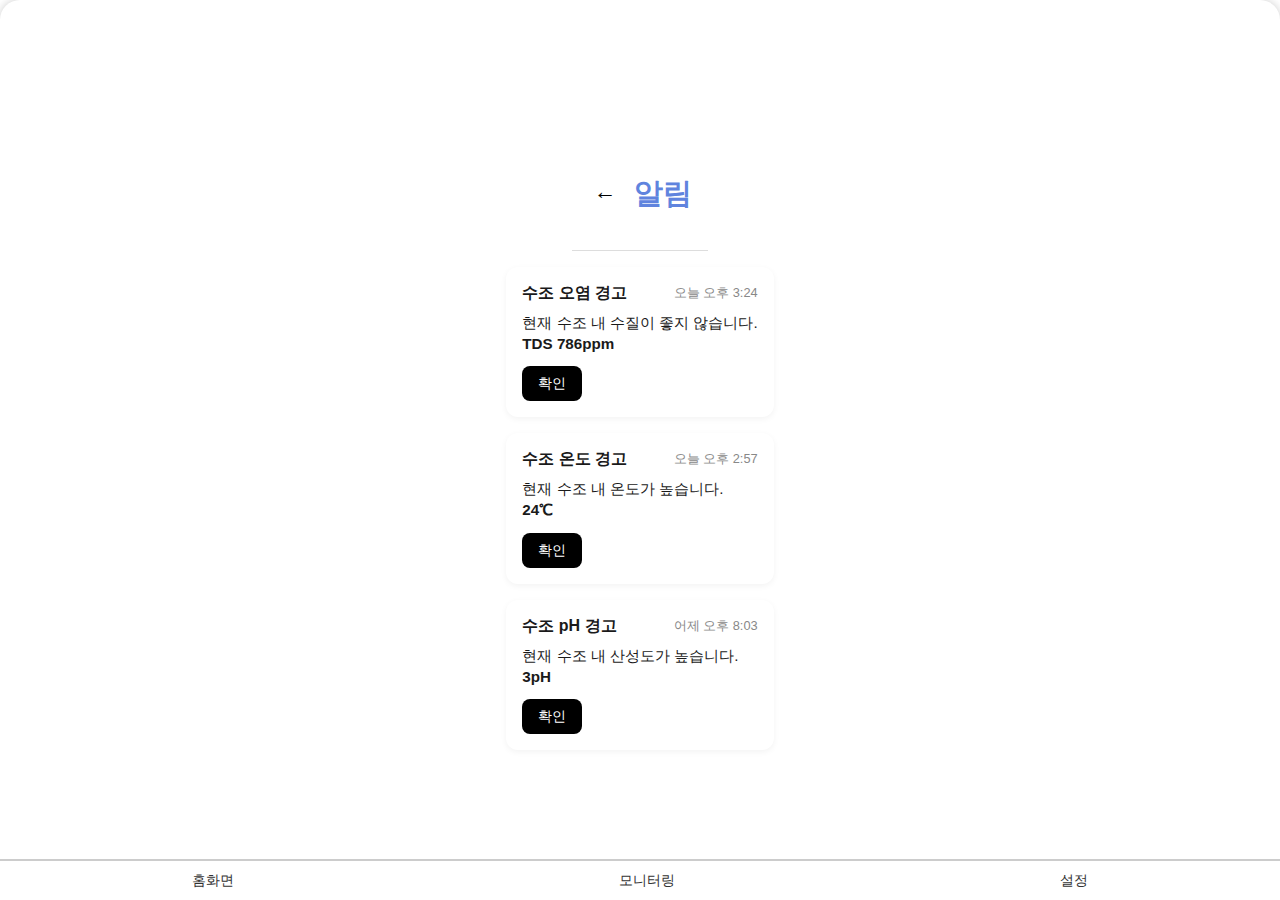
<file: alert.html>
<!DOCTYPE html>
<html lang="ko">
<head>
  <meta charset="UTF-8" />
  <meta name="viewport" content="width=device-width, initial-scale=1.0"/>
  <title>알림</title>
  <link rel="stylesheet" href="style.css"/>
</head>
<body class="screen">

  <!-- 상단 헤더 -->
  <header class="top-bar">
    <button class="back-btn" onclick="window.history.back()">←</button>
    <h2>알림</h2>
  </header>

  <!-- 알림 리스트 -->
  <main class="alert-list">
    <section class="alert-card">
      <div class="alert-header">
        <strong>수조 오염 경고</strong>
        <span>오늘 오후 3:24</span>
      </div>
      <p>현재 수조 내 수질이 좋지 않습니다.<br><strong>TDS 786ppm</strong></p>
      <button class="check-btn">확인</button>
    </section>

    <section class="alert-card">
      <div class="alert-header">
        <strong>수조 온도 경고</strong>
        <span>오늘 오후 2:57</span>
      </div>
      <p>현재 수조 내 온도가 높습니다.<br><strong>24℃</strong></p>
      <button class="check-btn">확인</button>
    </section>

    <section class="alert-card">
      <div class="alert-header">
        <strong>수조 pH 경고</strong>
        <span>어제 오후 8:03</span>
      </div>
      <p>현재 수조 내 산성도가 높습니다.<br><strong>3pH</strong></p>
      <button class="check-btn">확인</button>
    </section>
  </main>

<footer class="bottom-nav">
  <nav>
    <ul style="display: flex; justify-content: space-around; list-style: none; padding: 10px 0; margin: 0; border-top: 1px solid #ccc;">
      <li><a href="home.html">홈화면</a></li>
      <li><a href="mor.html">모니터링</a></li>
      <li><a href="setting.html">설정</a></li>
    </ul>
  </nav>
</footer>

</body>
</html>
</file>
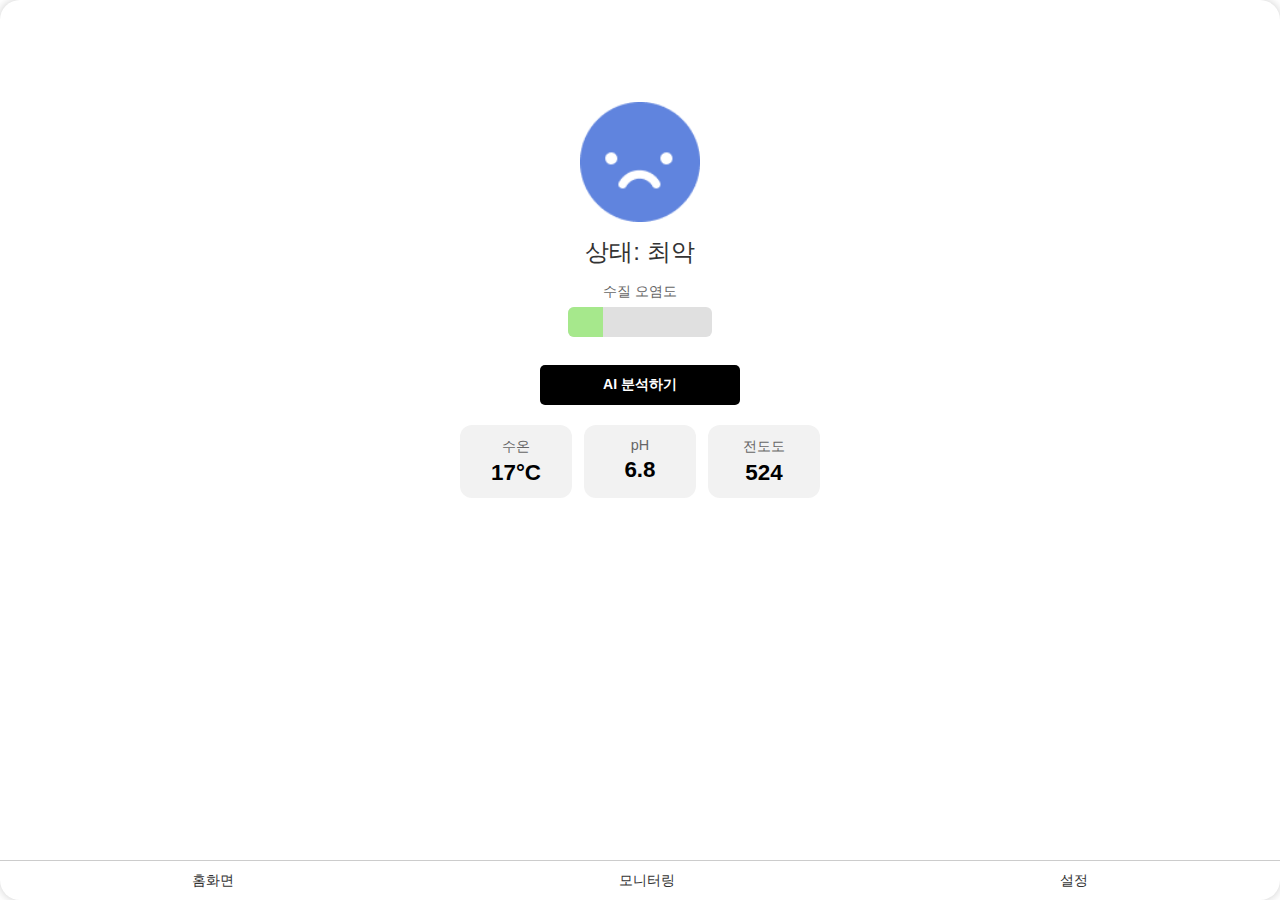
<file: home.html>
<!DOCTYPE html>
<html lang="ko">
<head>
  <meta charset="UTF-8">
  <title>아쿠아 로그 - 홈</title>
  <meta name="viewport" content="width=device-width, initial-scale=1.0">
  <link rel="stylesheet" href="style.css">

  <style>
    .emoji-container {
      text-align: center;
      margin-top: 50px;
    }
    .emoji-container img {
      width: 120px;
      height: auto;
    }
    .status-label {
      font-size: 1.5rem;
      margin-top: 10px;
      color: #333;
    }
  </style>
</head>

<body class="screen">
  <main class="status-section">
    <div class="emoji-container">
      <img id="emojiImage" src="good.png" alt="상태 이모지" />
    <div class="status-label" id="statusLabel">상태: 좋음</div>

  </div>
    <p class="status-bar-label">수질 오염도</p>
    <div class="status-bar">
      <div class="status-fill" style="width: 24%;"></div>
    </div>
    <a href="aiAna.html">
      <button class="analyze-btn" >AI 분석하기</button>
    </a>

    <div class="water-data">
      <div class="data-card">수온<br><strong>17°C</strong></div>
      <div class="data-card">pH<br><strong>6.8</strong></div>
      <div class="data-card">전도도<br><strong>524</strong></div>
    </div>
  </main>

    <script>
    function updateStatus(status) {
      const emojiMap = {
        good: {
          src: "good.png",
          label: "상태: 좋음",
        },
        warning: {
          src: "warning.png",
          label: "상태: 주의",
        },
        bad: {
          src: "bad.png",
          label: "상태: 최악",
        }
      };

      const emojiImg = document.getElementById("emojiImage");
      const statusLabel = document.getElementById("statusLabel");

      if (emojiMap[status]) {
        emojiImg.src = emojiMap[status].src;
        statusLabel.textContent = emojiMap[status].label;
      } else {
        emojiImg.src = "emoji-warning.png";
        statusLabel.textContent = "상태: 알 수 없음";
      }
    }
    updateStatus("bad");  // 일단 표정 바뀌는 건 확인됨
  </script>

  <footer>
  <nav>
    <ul style="display: flex; justify-content: space-around; list-style: none; padding: 10px 0; margin: 0; border-top: 1px solid #ccc;">
      <li><a href="home.html">홈화면</a></li>
      <li><a href="mor.html">모니터링</a></li>
      <li><a href="setting.html">설정</a></li>
    </ul>
  </nav>
</footer>
</file>
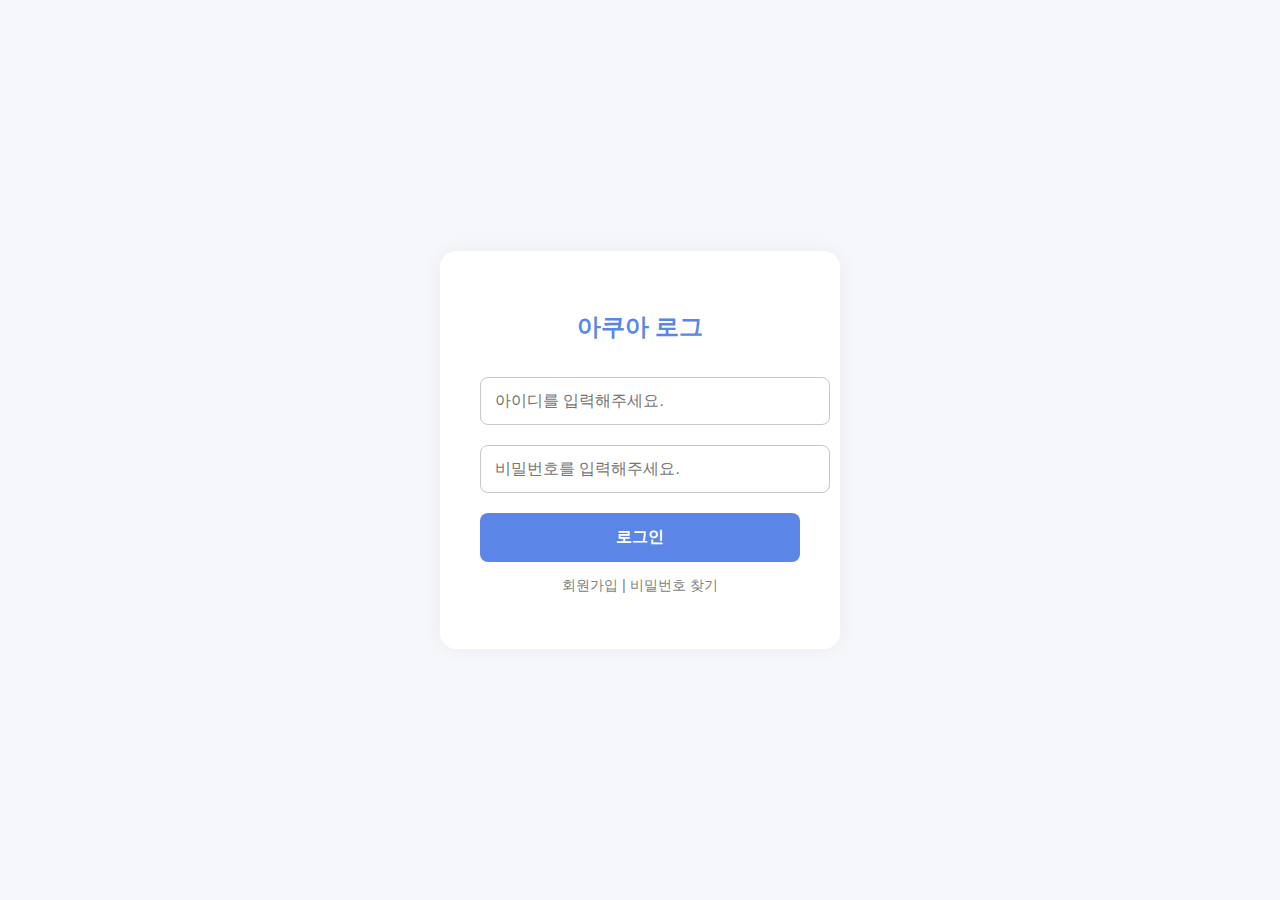
<file: login.html>
<!DOCTYPE html>
<html lang="ko">
<head>
  <meta charset="UTF-8" />
  <title>아쿠아 로그 - 로그인</title>
  <meta name="viewport" content="width=device-width, initial-scale=1.0" />
  <link rel="stylesheet" href="style.css" />
</head>
<body class="login-screen">
  <div class="login-container">
    <h2>아쿠아 로그</h2>
    <form id="loginForm">
      <input type="text" id="username" placeholder="아이디를 입력해주세요." required />
      <input type="password" id="password" placeholder="비밀번호를 입력해주세요." required />
      <button type="submit">로그인</button>
    </form>

    <!-- 링크 영역 -->
    <div class="links">
      <a href="signup.html">회원가입</a> | <a href="#">비밀번호 찾기</a>
    </div>

    <p id="loginStatus"></p>
  </div>

  <script src="login.js"></script>
</body>
</html>
</file>
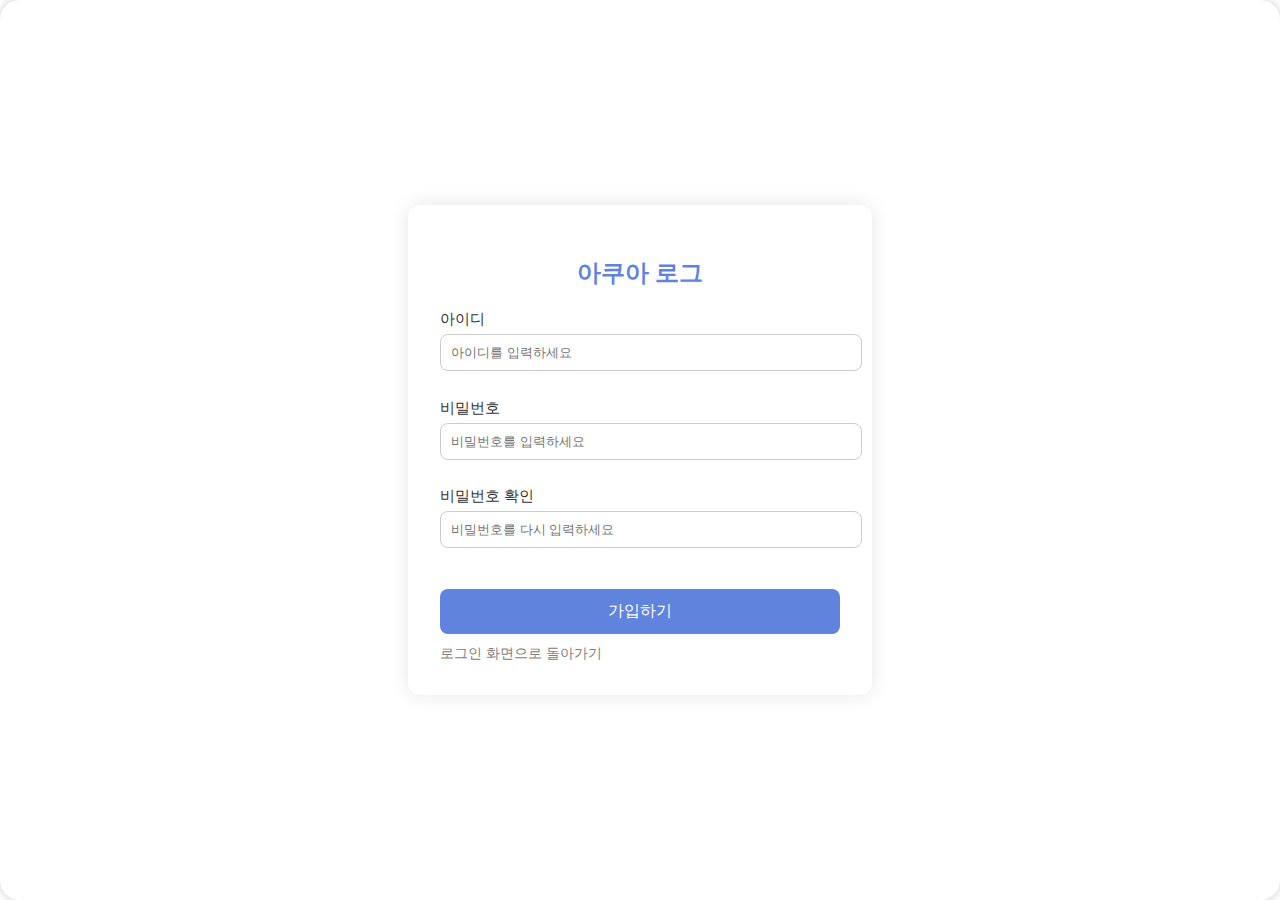
<file: signup.html>
<!DOCTYPE html>
<html lang="ko">
<head>
  <meta charset="UTF-8" />
  <title>회원가입 | 아쿠아 로그</title>
  <meta name="viewport" content="width=device-width, initial-scale=1.0" />
  <link rel="stylesheet" href="style.css" />
  <script defer src="login.js"></script>
</head>
<body class="screen">
  <div class="form-box">
    <h2>아쿠아 로그</h2>

    <form id="signupForm">
      <label for="username">아이디</label>
      <input type="text" id="username" placeholder="아이디를 입력하세요" required />
      <p class="error-message" id="usernameError"></p>

      <label for="password">비밀번호</label>
      <input type="password" id="password" placeholder="비밀번호를 입력하세요" required />
      <p class="error-message" id="passwordError"></p>

      <label for="confirm">비밀번호 확인</label>
      <input type="password" id="confirm" placeholder="비밀번호를 다시 입력하세요" required />
      <p class="error-message" id="confirmError"></p>

      <button type="submit" class="primary-button">가입하기</button>
    </form>

    <div class="link-box">
      <a href="login.html">로그인 화면으로 돌아가기</a>
    </div>
  </div>
</body>
</html>
</file>
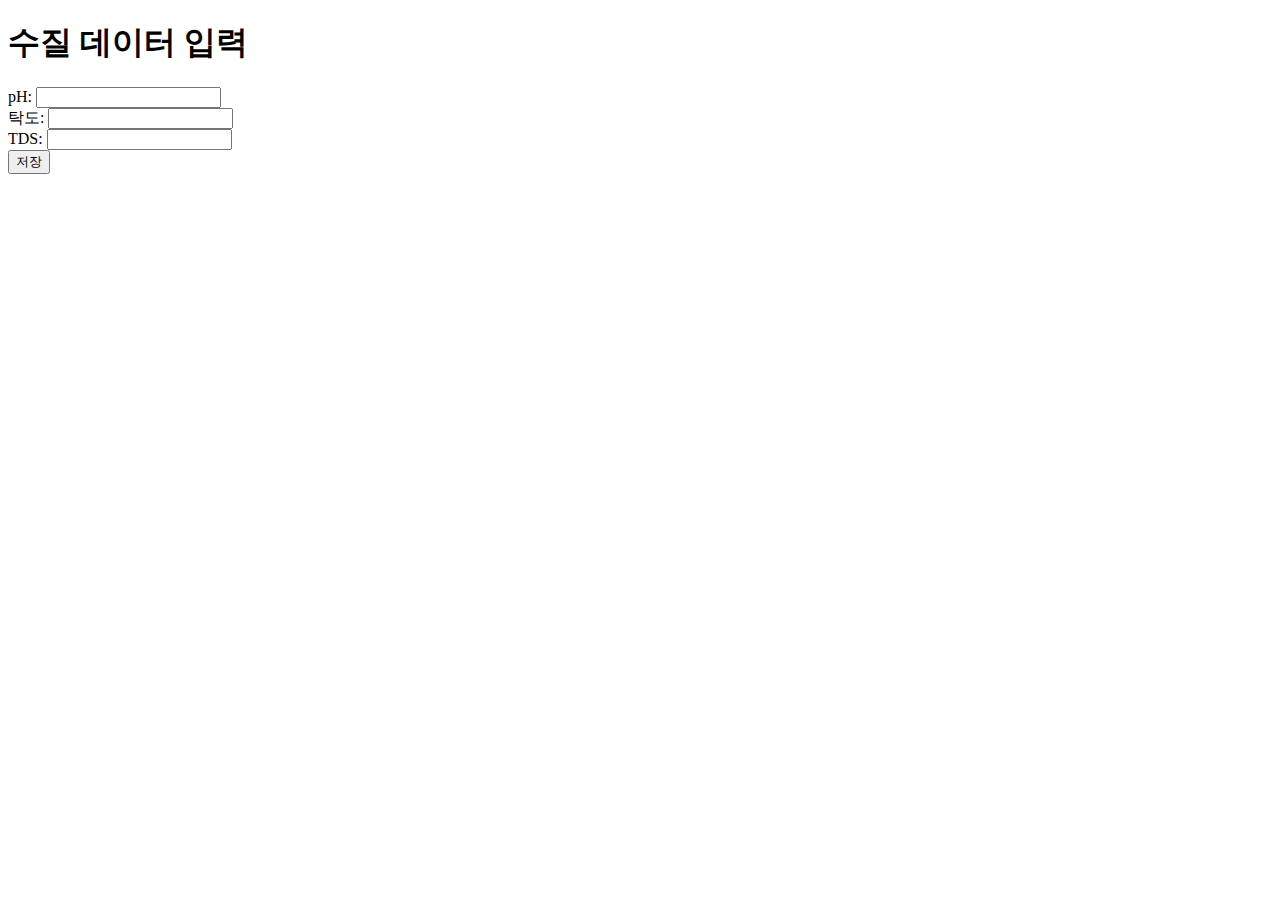
<file: TestInput.html>
<!DOCTYPE html>
<html lang="ko">
<head>
  <meta charset="UTF-8" />
  <title>값 입력하기</title>
</head>
<body>
  <h1>수질 데이터 입력</h1>
  <label>pH: <input type="number" id="ph" /></label><br />
  <label>탁도: <input type="number" id="turbidity" /></label><br />
  <label>TDS: <input type="number" id="tds" /></label><br />
  <button onclick="saveValues()">저장</button>

  <script src="script.js"></script>
</body>
</html>
</file>
<file: style.css>
/*인트로*/

@keyframes fadeIn {
  from { opacity: 0; transform: translateY(20px); }
  to { opacity: 1; transform: translateY(0); }
}

@keyframes fadeOut {
  from { opacity: 1; }
  to { opacity: 0; }
}

.fade-in {
  opacity: 0;
  animation: fadeIn 1.2s ease-out forwards;
  animation-delay: 0.2s;
}

.fade-out {
  animation: fadeOut 1s ease-out forwards;
}

/* 로그인 */

:root {
  --main-blue: #6084DE;
  --light-gray: #C7C7C7;
  --dark-gray: #808080;
  --deep-gray: #252525;
  --alert-red: #EF7272;
}

body {
  margin: 0;
  font-family: 'Segoe UI', sans-serif;
  background-color: white;
}

.intro-screen {
  background-color: var(--main-blue);
  color: white;
  display: flex;
  justify-content: center;
  align-items: center;
  height: 100vh;
}

.center-box {
  text-align: center;
}

.center-box h1 {
  font-size: 2rem;
  margin-bottom: 0.5rem;
}

.center-box p {
  margin-bottom: 2rem;
}

.center-box button {
  padding: 12px 24px;
  font-size: 1rem;
  background: white;
  color: var(--main-blue);
  border: none;
  border-radius: 8px;
  font-weight: bold;
  cursor: pointer;
}

.login-screen {
  display: flex;
  justify-content: center;
  align-items: center;
  height: 100vh;
  background-color: #F5F7FB;
}

.login-container {
  background: white;
  padding: 40px;
  width: 320px;
  box-shadow: 0 0 20px rgba(0,0,0,0.05);
  border-radius: 16px;
  text-align: center;
}

.login-container h2 {
  color: var(--main-blue);
  margin-bottom: 24px;
}

.login-container input {
  width: 100%;
  margin: 10px 0;
  padding: 14px;
  border: 1px solid #c7c7c7;
  border-radius: 8px;
  font-size: 1rem;
}

.login-container button {
  width: 100%;
  padding: 14px;
  background-color: var(--main-blue);
  color: white;
  border: none;
  border-radius: 8px;
  font-weight: bold;
  font-size: 1rem;
  cursor: pointer;
  margin-top: 10px;
}

.links {
  margin-top: 14px;
  font-size: 0.9rem;
  color: var(--dark-gray);
}

.links a {
  text-decoration: none;
  color: var(--dark-gray);
}

#loginStatus {
  margin-top: 10px;
  font-size: 0.85rem;
  color: var(--alert-red);
}

/* 회원가입 */

body.signup-screen {
  background-color: #f7f9fc;
  display: flex;
  justify-content: center;
  align-items: center;
  height: 100vh;
  font-family: sans-serif;
}

.form-box {
  background: white;
  padding: 32px;
  border-radius: 12px;
  width: 90%;
  max-width: 400px;
  box-shadow: 0 0 20px rgba(0,0,0,0.1);
}

h2 {
  text-align: center;
  color: #6084DE;
  margin-bottom: 20px;
}

label {
  display: block;
  margin-top: 10px;
  font-size: 0.95rem;
  color: #333;
}

input {
  width: 100%;
  padding: 10px;
  margin-top: 4px;
  border: 1px solid #ccc;
  border-radius: 8px;
}

input:focus {
  border-color: #6084DE;
  outline: none;
}

.error-message {
  font-size: 0.8rem;
  color: #EF7272;
  height: 1em;
  margin: 4px 0;
}

.primary-button {
  margin-top: 20px;
  width: 100%;
  padding: 12px;
  background-color: #6084DE;
  color: white;
  border: none;
  border-radius: 8px;
  font-size: 1rem;
  cursor: pointer;
}

.primary-button:hover {
  background-color: #4f6cc3;
}

.link-box {
  margin-top: 10px;
  font-size: 0.9rem;
  color: var(--dark-gray);
}

.link-box a {
  text-decoration: none;
  color: var(--dark-gray);
  text-align: center;
}

/* 홈화면 */
:root {
  --main-blue: #5b85e6;
  --main-black: #1a1a1a;
  --soft-gray: #f2f2f2;
  --light-gray: #e0e0e0;
  --text-gray: #666;
  --green-bar: #a6e88c;
  --emoji-size: 120px;
  --card-radius: 12px;
  --font-bold: 700;
}

body.screen {
  margin: 0;
  font-family: 'Segoe UI', sans-serif;
  background-color: white;
  color: var(--main-black);
  display: flex;
  justify-content: center;
  align-items: center;
  flex-direction: column;
  min-height: 100vh;
}

.screen {
  background-color: white;
  border-radius: 20px;
  box-shadow: 0 0 10px rgba(0,0,0,0.2);
  display: flex;
  flex-direction: column;
  justify-content: space-between;
  padding: 20px 16px;
  box-sizing: border-box;
  overflow: hidden;
  font-family: sans-serif;
}

.status-section {
  flex: 1;
  display: flex;
  flex-direction: column;
  align-items: center;
  padding: 32px 16px 100px;
  text-align: center;
}

.status-section h1 {
  font-size: 1.4rem;
  font-weight: var(--font-bold);
  margin-bottom: 24px;
}

.analyze-btn {
  background-color: #000;
  color: white;
  font-weight: var(--font-bold);
  padding: 12px 24px;
  font-size: 1rem;
  border: none;
  border-radius: 8px;
  margin-bottom: 36px;
  cursor: pointer;
}

.status-emoji {
  width: var(--emoji-size);
  height: var(--emoji-size);
  background-color: var(--main-blue);
  border-radius: 50%;
  font-size: 60px;
  color: white;
  display: flex;
  align-items: center;
  justify-content: center;
  margin-bottom: 12px;
}

.status-section h2 {
  font-size: 1.6rem;
  font-weight: var(--font-bold);
  margin-bottom: 16px;
}

/* 수질 오염도 표시 */
.status-bar-label {
  font-size: 0.9rem;
  color: var(--text-gray);
  margin-bottom: 6px;
}

.status-bar {
  width: 40%;
  max-width: 280px;
  height: 30px;
  background-color: var(--light-gray);
  border-radius: 6px;
  overflow: hidden;
  margin-bottom: 28px;
  position: relative;
}

.status-fill {
  height: 100%;
  background-color: var(--green-bar);
  transition: width 0.4s ease;
}

.status-bar::after {
  content: "24%";
  position: absolute;
  right: 0;
  top: -20px;
  font-size: 0.85rem;
  color: var(--text-gray);
}

/* 분석하기 버튼 */
.analyze-btn {
  background-color: #000;
  color: white;
  font-weight: var(--font-bold);
  padding: 12px 24px;
  font-size: 1rem;
  border: none;
  border-radius: 8px;
  margin-bottom: 36px;
  cursor: pointer;
}

/* 수질 데이터 */
.water-data {
  display: flex;
  justify-content: space-between;
  gap: 12px;
}

.data-card {
  background-color: var(--soft-gray);
  padding: 12px 16px;
  border-radius: var(--card-radius);
  min-width: 80px;
  font-size: 0.9rem;
  color: var(--text-gray);
  text-align: center;
  flex: 1;
}

.data-card strong {
  display: block;
  font-size: 1.4rem;
  color: black;
  margin-top: 4px;
}

/* 하단 네비게이션 */
.bottom-nav {
  position: fixed;
  bottom: 0;
  left: 0;
  width: 100%;
  background-color: #ffffff;
  border-top: 1px solid #ccc;
  z-index: 1000;
}

footer nav a {
  color: #333;           /* 회색 계열 텍스트 */
  text-decoration: none; /* 밑줄 제거 */
  font-weight: 500;
  font-size: 14px;
  margin: 35px;
}

footer nav a:hover {
  color: #007BFF; /* hover 시 살짝 파랗게 강조 (원하면 빼도 됨) */
}


/* 알림 화면 */
.alert-screen {
  background-color: #f9f9f9;
  padding-bottom: 60px; /* 하단바 공간 확보 */
}

.top-bar {
  display: flex;
  align-items: center;
  padding: 16px;
  background-color: #fff;
  font-weight: bold;
  border-bottom: 1px solid #ddd;
  font-size: 1.2rem;
}

.top-bar .back-btn {
  background: none;
  border: none;
  font-size: 1.4rem;
  margin-right: 12px;
  cursor: pointer;
}

.alert-list {
  padding: 16px;
  display: flex;
  flex-direction: column;
  gap: 16px;
}

.alert-card {
  background-color: white;
  padding: 16px;
  border-radius: 12px;
  box-shadow: 0 2px 6px rgba(0,0,0,0.05);
  position: relative;
}

.alert-header {
  display: flex;
  align-items: center;
  justify-content: space-between;
  margin-bottom: 8px;
  gap: 6px;
}

.alert-header strong {
  font-size: 1rem;
}

.alert-header span {
  font-size: 0.8rem;
  color: #888;
  flex-shrink: 0;
}

.alert-header .close-alert {
  background: none;
  border: none;
  font-size: 1rem;
  color: #999;
  cursor: pointer;
}

.alert-card p {
  margin: 4px 0 12px;
  line-height: 1.4;
  font-size: 0.95rem;
}

.check-btn {
  background-color: black;
  color: white;
  border: none;
  padding: 8px 16px;
  font-size: 0.9rem;
  border-radius: 8px;
  cursor: pointer;
}


/* 설정 화면 */
body .settings-screen {
  width: 375px;
  height: 667px;
  font-size: 16px;
  background-color: white;
  border-radius: 20px;
  box-shadow: 0 0 10px rgba(0,0,0,0.2);
  display: flex;
  padding: 20px 16px;
  box-sizing: border-box;
  overflow: hidden;
  font-family: sans-serif;
  align-items: left;
}

footer {
  width: 100%;
  bottom: 0px;
  position: absolute;
}

/* 모니터링 화면 */
body.monitoring-screen {
  margin: 0;
  font-family: sans-serif;
  background-color: #fff;
  color: #000;
}

.setting-item select {
  margin-top: 3px;
  padding: 8px;
  border: 1px solid #ccc;
  border-radius: 10px;
  font-size: 15px;
  background-color: #fff;
  color: #333;
}

.monitoring-container {
  padding: 20px;
}

.analyze-btn {
  width: 200px;
  height: 40px;
  padding: 10px;
  font-size: 14px;
  background-color: #000;
  color: #fff;
  border: none;
  border-radius: 5px;
  cursor: pointer;
  margin-bottom: 20px;
}

.metrics .metric {
  margin-bottom: 16px;
  font-size: 15px;
}
.metrics .metric span {
  font-size: 14px;
  color: #555;
}

/* AI 분석화면 */
body.ai-screen {
  margin: 0;
  font-family: sans-serif;
  background-color: #fff;
  color: #000;
}

.ai-container {
  padding: 20px;
}

.ai-title {
  font-size: 20px;
  margin-bottom: 10px;
}

.ai-summary {
  font-size: 16px;
  margin-bottom: 20px;
}

.ai-section {
  border-top: 1px solid #ddd;
  padding-top: 10px;
  margin-bottom: 20px;
}

.ai-item {
  display: flex;
  justify-content: space-between;
  padding: 10px 0;
  font-size: 15px;
  border-bottom: 1px solid #f0f0f0;
}

.good {
  color: green;
}

.warning {
  color: orange;
}

.ai-recommendation {
  background-color: #f9f9f9;
  padding: 12px;
  border-radius: 8px;
  font-size: 14px;
  margin-bottom: 20px;
}

.reanalyze-btn {
  width: 100%;
  padding: 12px;
  background-color: #000;
  color: #fff;
  border: none;
  border-radius: 6px;
  cursor: pointer;
}
</file>
